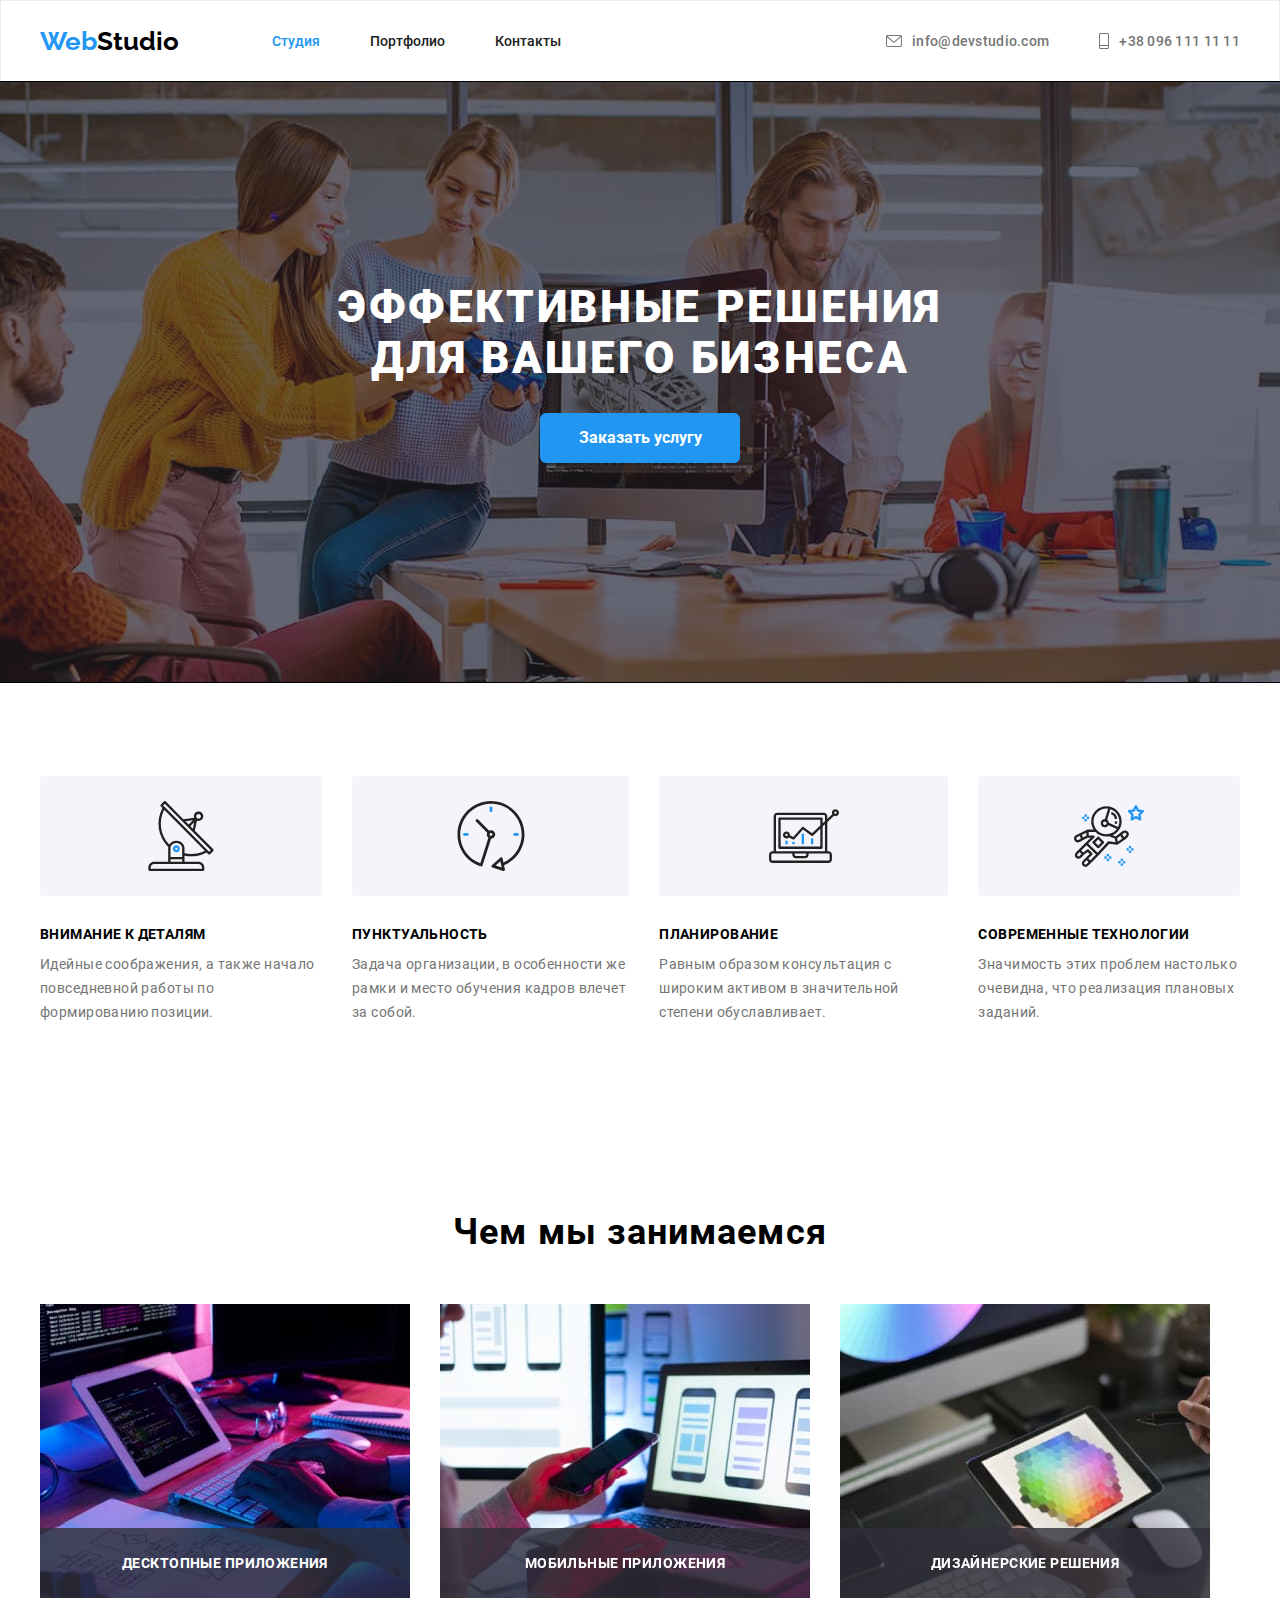
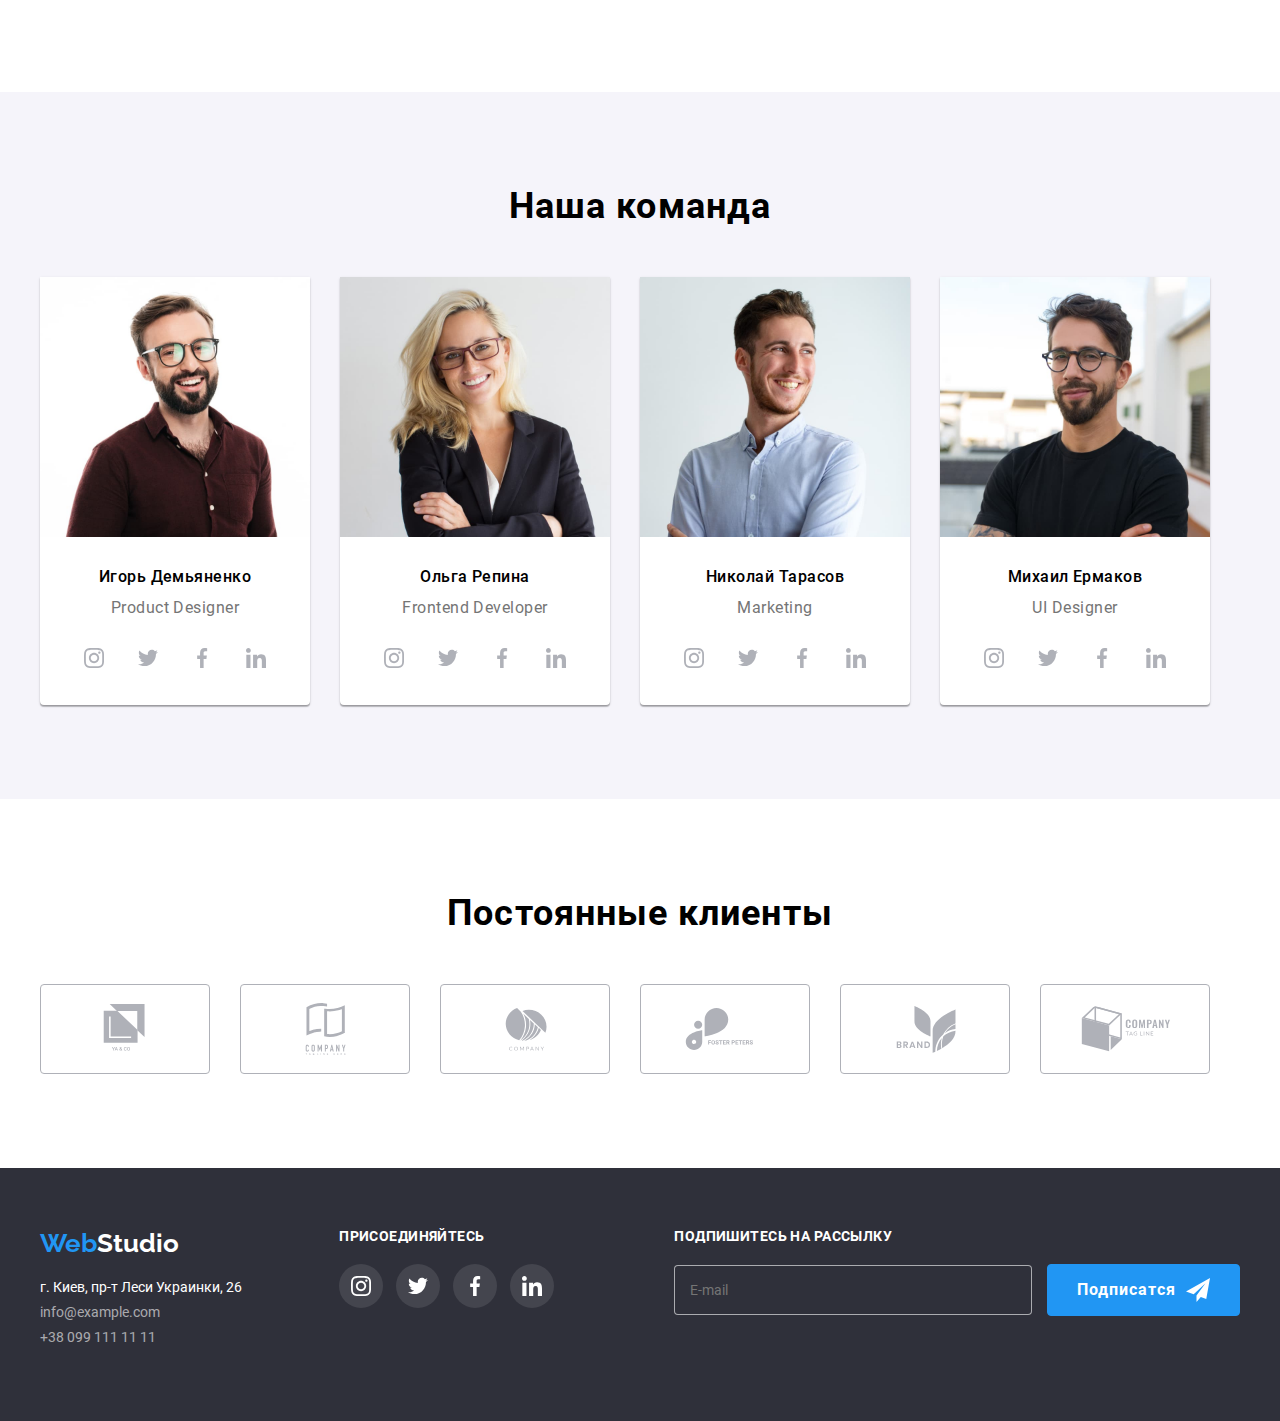
<file: index.html>
<!DOCTYPE html>
<html lang="ru">
<head>
  <meta charset="UTF-8">
  <meta name="viewport" content="width=device-width, initial-scale=1.0">
  <title>Lesson-6</title>
  <link rel="stylesheet" href="./css/main.min.css"/>
  <!-- <link href="https://fonts.googleapis.com/css2?family=Raleway:wght@700&family=Roboto:wght@400;500;700;900&display=swap"
    rel="stylesheet"> -->
  <link 
      rel="stylesheet" 
      href="https://cdnjs.cloudflare.com/ajax/libs/modern-normalize/1.0.0/modern-normalize.min.css"
      /> 
  <!--<link rel="stylesheet" href="./css/style.css"/>-->
  </head>
<body>
    <header class="page-header" >
        <nav class="container main-nav">
            <a  href="./index.html">
                <p class="logo"><span>Web</span>Studio</p>
            </a>
            <ul class="site-nav">
                <li class="item "><a href="./index.html" class="link-nav current">Студия</a></li>
                <li class="item"><a href="./portfolio.html" class="link-nav">Портфолио</a></li>
                <li class="item"><a href="#" class="link-nav">Контакты</a></li>
            </ul>
            <ul class="contacts-nav ">
                <li class="item ">
                    <a href="mailto:info@devstudio.com" class="link ">
                    <svg class="icon-envelope"  width="16" height="12">
                        <use href="./img/sprite.svg#icon-envelope-hover-1"></use>
                    </svg>
                    info@devstudio.com</a>
                </li>
               
                <li class="item">
                    <a href="tel:+380961111111" class="link">
                    <svg class="icon-envelope" width="10" height="16">
                        <use href="./img/sprite.svg#icon-Vector-1"></use>
                    </svg>
                    +38 096 111 11 11</a>
                </li>
            </ul>
        </nav>
    </header>    
    <main>
        <section class="hero">
            <div class="overlay">
                <h1 class="title" >Эффективные решения<br> для вашего бизнеса</h1>
                <button data-open-modal type="button" class="link" >Заказать услугу</button>
            </div>
            <div class="backdrop is-hidden"  data-backdrop>
                <div class="modal">
                   
                    <form class="form " js-speaker-form autocomplete="off">
                        <h1 class="form-text">Оставьте свои данные, мы вам перезвоним</h1>
                        <div class="form-field">
                            <label for="name" class="form-lable">Имя</label>
                            <input 
                              type="text" 
                              class="form-input" 
                              name="name" 
                              placeholder=" " autofocus />
                            <svg class="form-icon" width="15" height="15">
                                <use href="./img/modal.svg#icon-person-black-18dp-1-1"></use>
                            </svg>
                           
                        </div>
                       
                        <div class="form-field">
                            <label for="tel" class="form-lable">Телефон</label> 
                            <input
                             type="tel"
                             class="form-input"
                             name="tel"
                             placeholder=" "
                            />
                            <svg class="form-icon" width="15" height="15">
                                <use href="./img/modal.svg#icon-phone-black-18dp-1-1"></use>
                            </svg>
                            
                        </div>
                        <div class="form-field">
                            <label for="mail" class="form-lable">Почта</label>
                               <input type="mail" class="form-input" name="mail" placeholder=" " />
                                <svg class="form-icon" width="15" height="15">
                                  <use href="./img/modal.svg#icon-email-black-18dp-1-1"></use>
                                </svg>
                        </div>
                        <div class="form-field">
                            <label for="comment" class="form-lable">Комментарий</label>
                            <textarea
                             name="comment" 
                             rows="7" 
                             placeholder="Введите текст"></textarea>
                            
                        </div>
                        <div class="lable-list" >
                            <label class="label">
                                <input class="checkbox" type="checkbox" name="policy" id="policy" value="Соглашаюсь с рассылкой и принимаю"/>
                                <span class="icon"></span>
                                <span class="text-decor"> Соглашаюсь с рассылкой и принимаю
                                    <a class="agreement" href="https://google.com" target="_blank">Условия договора</a>
                                </span>
                            </label>
                        </div>
                        <button class="form-button" type="submit">Отправить</button>
                    </form>
                    <button data-close-modal class="button">&#10005</button>
                </div>
            </div>
            <script>
                (() => {
                    document
                      .querySelector('.js-speaker-form')
                      .addEventListener('submit', e =>{
                          e.preventDefault();

                          new FormData(e.currentTarget).forEach((value, name) =>
                            console.log(`${name}: ${value}`),
                          );
                        });
                })();
            </script>
            <script>
                const refs = {
                    openModalBtn: document.querySelector("[data-open-modal]"),
                    closeModalBtn: document.querySelector("[data-close-modal]"),
                    backdrop: document.querySelector("[data-backdrop]"),
                };

                    refs.openModalBtn.addEventListener("click", toggleModal);
                    refs.closeModalBtn.addEventListener("click", toggleModal);

                    refs.backdrop.addEventListener("click", logBackdropClick);

                    function toggleModal() {
                    refs.backdrop.classList.toggle("is-hidden");
                }
             
                    function logBackdropClick() {
                    console.log("Это клик в бекдроп");
                }
            </script>   
        </section>
        <section class="section">

            <div class="container">
                <ul class="site-advantage">
                    <li class="item">
                        <h3 class="title" >Внимание к деталям</h3>
                        <p class="section-text" >Идейные соображения, а также начало повседневной работы по формированию позиции.</p>
                    </li>
                    <li class="item">
                        <h3 class="title" >Пунктуальность</h3>
                        <p class="section-text"  >Задача организации, в особенности же рамки и место обучения кадров влечет за собой.</p>
                    </li>
                    <li class="item">
                        <h3 class="title" >Планирование</h3>
                        <p class="section-text"  >Равным образом консультация с широким активом в значительной степени обуславливает.</p>
                    </li>
                    <li class="item">
                        <h3 class="title" >Современные технологии</h3>
                        <p class="section-text"  >Значимость этих проблем настолько очевидна, что реализация плановых заданий.</p>
                    </li>
                </ul>
            </div>
        </section>
       
        <section class="section padding">    
            <div class="container">    
                <h2>Чем мы занимаемся</h2>
                <ul class="site-works">
                    <li class="item ">
                        <img src="img/desktop.jpg" width="370" height="294" alt="img1">
                        <p class="box">Десктопные приложения</p>
                    </li>
                    <li class="item ">
                        <img src="img/mobile.jpg" width="370" height="294" alt="img2">
                        <p class="box">Мобильные приложения</p>
                    </li>
                    <li class="item ">
                        <img src="img/designe.jpg" width="370" height="294" alt="img3">
                        <p class="box" >Дизайнерские решения</p>
                    </li>
                </ul>
            </div>
        </section>
       
        <section class="section no-padding">
            <div class="container ">
                <h2>Наша команда</h2>
                <ul class="command-selection">
                    <li class="item">
                        <div class="card-comand">
                            <img src="img/demianenko.jpg" alt="Игорь Демьяненко" width="270">
                            <div class="social-card">
                                <h3 class="name">Игорь Демьяненко</h3>
                                <p class="section-text">Product Designer</p>
                                <ul class="social-network">
                                    <li class="social">
                                        <a class="soc-media-link" href="">
                                        <svg class="soc-media-logo" width="44px" height="44px">
                                            <use href="./img/symbol-defs.svg#icon-instagram-2-1"></use>
                                        </svg></a>
                                    </li>
                                    <li class="social">
                                        <a class="soc-media-link" href="">
                                        <svg class="soc-media-logo" width="44px" height="44px">
                                            <use href="./img/symbol-defs.svg#icon-twitter-1-2-1"></use>
                                        </svg></a>
                                    </li>
                                    <li class="social">
                                        <a class="soc-media-link" href="">
                                        <svg class="soc-media-logo" width="44px" height="44px">
                                            <use href="./img/symbol-defs.svg#icon-facebook-1-1"></use>
                                        </svg></a>
                                    </li>
                                    <li class="social">
                                        <a class="soc-media-link" href="">
                                        <svg class="soc-media-logo" width="44px" height="44px">
                                            <use href="./img/symbol-defs.svg#icon-linkedin-1-1"></use>
                                        </svg></a>
                                    </li>  
                                </ul>
                            </div>
                        </div>
                    </li>
                    <li class="item">
                        <div class="card-comand">
                            <img src="img/repina.jpg" alt="Ольга Репина" width="270">
                            <div class="social-card">
                                <h3 class="name">Ольга Репина</h3>
                                <p class="section-text">Frontend Developer</p>
                                <ul class="social-network">
                                    <li class="social">
                                        <a class="soc-media-link" href="">
                                        <svg class="soc-media-logo" width="44px" height="44px">
                                            <use href="./img/symbol-defs.svg#icon-instagram-2-1"></use>
                                        </svg></a>
                                    </li>
                                    <li class="social">
                                        <a class="soc-media-link" href="">
                                        <svg class="soc-media-logo" width="44px" height="44px">
                                            <use href="./img/symbol-defs.svg#icon-twitter-1-2-1"></use>
                                        </svg></a>
                                    </li>
                                    <li class="social">
                                        <a class="soc-media-link" href="">
                                        <svg class="soc-media-logo" width="44px" height="44px">
                                            <use href="./img/symbol-defs.svg#icon-facebook-1-1"></use>
                                        </svg></a>
                                    </li>
                                    <li class="social">
                                        <a class="soc-media-link" href="">
                                        <svg class="soc-media-logo" width="44px" height="44px">
                                            <use href="./img/symbol-defs.svg#icon-linkedin-1-1"></use>
                                        </svg></a>
                                    </li>  
                                </ul>
                            </div>
                           
                        </div> 
                        
                    </li>
                    <li class="item">
                        <div class="card-comand">
                            <img src="img/tarasov.jpg" alt="Николай Тарасов" width="270">
                            <div class="social-card">
                                <h3 class="name">Николай Тарасов</h3>
                                <p class="section-text" >Marketing</p>
                                <ul class="social-network">
                                    <li class="social">
                                        <a class="soc-media-link" href="">
                                        <svg class="soc-media-logo" width="44px" height="44px">
                                            <use href="./img/symbol-defs.svg#icon-instagram-2-1"></use>
                                        </svg></a>
                                    </li>
                                    <li class="social">
                                        <a class="soc-media-link" href="">
                                        <svg class="soc-media-logo" width="44px" height="44px">
                                            <use href="./img/symbol-defs.svg#icon-twitter-1-2-1"></use>
                                        </svg></a>
                                    </li>
                                    <li class="social">
                                        <a class="soc-media-link" href="">
                                        <svg class="soc-media-logo" width="44px" height="44px">
                                            <use href="./img/symbol-defs.svg#icon-facebook-1-1"></use>
                                        </svg></a>
                                    </li>
                                    <li class="social">
                                        <a class="soc-media-link" href="">
                                        <svg class="soc-media-logo" width="44px" height="44px">
                                            <use href="./img/symbol-defs.svg#icon-linkedin-1-1"></use>
                                        </svg></a>
                                    </li>   
                                </ul>
                            </div>
                        </div>   
                    </li>
                    <li class="item">
                        <div class="card-comand">
                            <img src="img/ermakov.jpg" alt="Михаил Ермаков" width="270" >
                            <div class="social-card">
                                <h3 class="name">Михаил Ермаков</h3>
                                <p class="section-text">UI Designer</p>
                                <ul class="social-network">
                                    <li class="social">
                                        <a class="soc-media-link" href="">
                                        <svg class="soc-media-logo" width="44px" height="44px">
                                            <use href="./img/symbol-defs.svg#icon-instagram-2-1"></use>
                                        </svg></a>
                                    </li>
                                    <li class="social">
                                        <a class="soc-media-link" href="">
                                        <svg class="soc-media-logo" width="44px" height="44px">
                                            <use href="./img/symbol-defs.svg#icon-twitter-1-2-1"></use>
                                        </svg></a>
                                    </li>
                                    <li class="social">
                                        <a class="soc-media-link" href="">
                                        <svg class="soc-media-logo" width="44px" height="44px">
                                            <use href="./img/symbol-defs.svg#icon-facebook-1-1"></use>
                                        </svg></a>
                                    </li>
                                    <li class="social">
                                        <a class="soc-media-link" href="">
                                        <svg class="soc-media-logo" width="44px" height="44px">
                                            <use href="./img/symbol-defs.svg#icon-linkedin-1-1"></use>
                                        </svg></a>
                                    </li>  
                                </ul>
                            </div>
                        </div>
                    </li>
                </ul>
            </div>
        </section>
        <section class="section clients">
            <div class="container">
                <h2>Постоянные клиенты</h2>
                <ul class="client-list">
                    <li class="client-list-item">
                        <a class="client-link" href="">
                            <svg  class="client-logo" width="170" height="90">
                                <use href="./img/sprite.svg#icon-Client-1-1"></use>
                            </svg>
                        </a>
                    </li>
                    <li class="client-list-item">
                        <a class="client-link" href="">
                            <svg class="client-logo" width="170" height="90">
                                <use href="./img/sprite.svg#icon-Client-2-1"></use>
                            </svg>
                        </a>
                       
                    </li>
                    <li class="client-list-item">
                        <a class="client-link" href="">
                            <svg class="client-logo" width="170" height="90">
                                <use href="./img/sprite.svg#icon-Client-3-1"></use>
                            </svg>
                        </a>
                       
                    </li>
                    <li class="client-list-item">
                        <a class="client-link" href="">
                            <svg class="client-logo" width="170" height="90">
                                <use href="./img/sprite.svg#icon-Client-4-1"></use>
                            </svg>
                        </a>
                       
                    </li>
                    <li class="client-list-item">
                        <a class="client-link" href="">
                            <svg class="client-logo" width="170" height="90">
                                <use href="./img/sprite.svg#icon-Client-5-1"></use>
                            </svg>
                        </a>
                        
                    </li>
                    <li class="client-list-item">
                        <a class="client-link" href="">
                            <svg class="client-logo" width="170" height="90">
                                <use href="./img/sprite.svg#icon-Client-6-1"></use>
                            </svg>
                        </a>
                        
                    </li>                    
                </ul>
            </div>
        </section>
          
    </main> 
    <footer class="contacts-1">
        <div class="container main-contacts-1">
            <div class="contacts-list"> 
                <a href="./index.html">
                    <p class="logo-1"><span>Web</span>Studio</p>
                </a>
                <ul class="adress-1">
                    <li class="item-1"><p class="contacts-adress" >г. Киев, пр-т Леси Украинки, 26</p></li> 
                    <li class="item-1"><a href="mailto:info@devstudio.com" class="contacts-connection" >info@example.com</a></li>
                    <li class="item-1"><a href="tel:+380961111111" class="contacts-connection" >+38 099 111 11 11</a></li> 
                </ul>
            </div>    
            <div class="sotial-list" >
                <h3 class="sotial-title-1">присоединяйтесь</h3>
                <ul class="social-footer-1">
                    <li class="social-1">
                        <a class="footer-link" href="">
                        <svg class="footer-sotial" width="44px" height="44px">
                            <use href="./img/symbol-defs.svg#icon-instagram-2-1"></use>
                        </svg></a>
                    </li>
                    <li class="social-1">
                        <a class="footer-link" href="">
                        <svg class="footer-sotial" width="44px" height="44px">
                            <use href="./img/symbol-defs.svg#icon-twitter-1-2-1"></use>
                        </svg></a>
                    </li>
                    <li class="social-1">
                        <a class="footer-link" href="">
                        <svg class="footer-sotial" width="44px" height="44px">
                            <use href="./img/symbol-defs.svg#icon-facebook-1-1"></use>
                        </svg></a>
                    </li>
                    <li class="social-1">
                        <a class="footer-link" href="">
                        <svg class="footer-sotial" width="44px" height="44px">
                            <use href="./img/symbol-defs.svg#icon-linkedin-1-1"></use>
                        </svg></a>
                    </li>  
                </ul>
            </div>
            <div>
                <h3 class="sotial-title-1">Подпишитесь на рассылку</h3>
                <label for="mail"></label>
                <input class="footer-field" type="email" name="mail" id="mail" placeholder="E-mail">
                <button class="footer-button" type="submit">Подписатся</button>
                
            </div> 
        </div>
    </footer>
    
</body> 
</html>
</file>
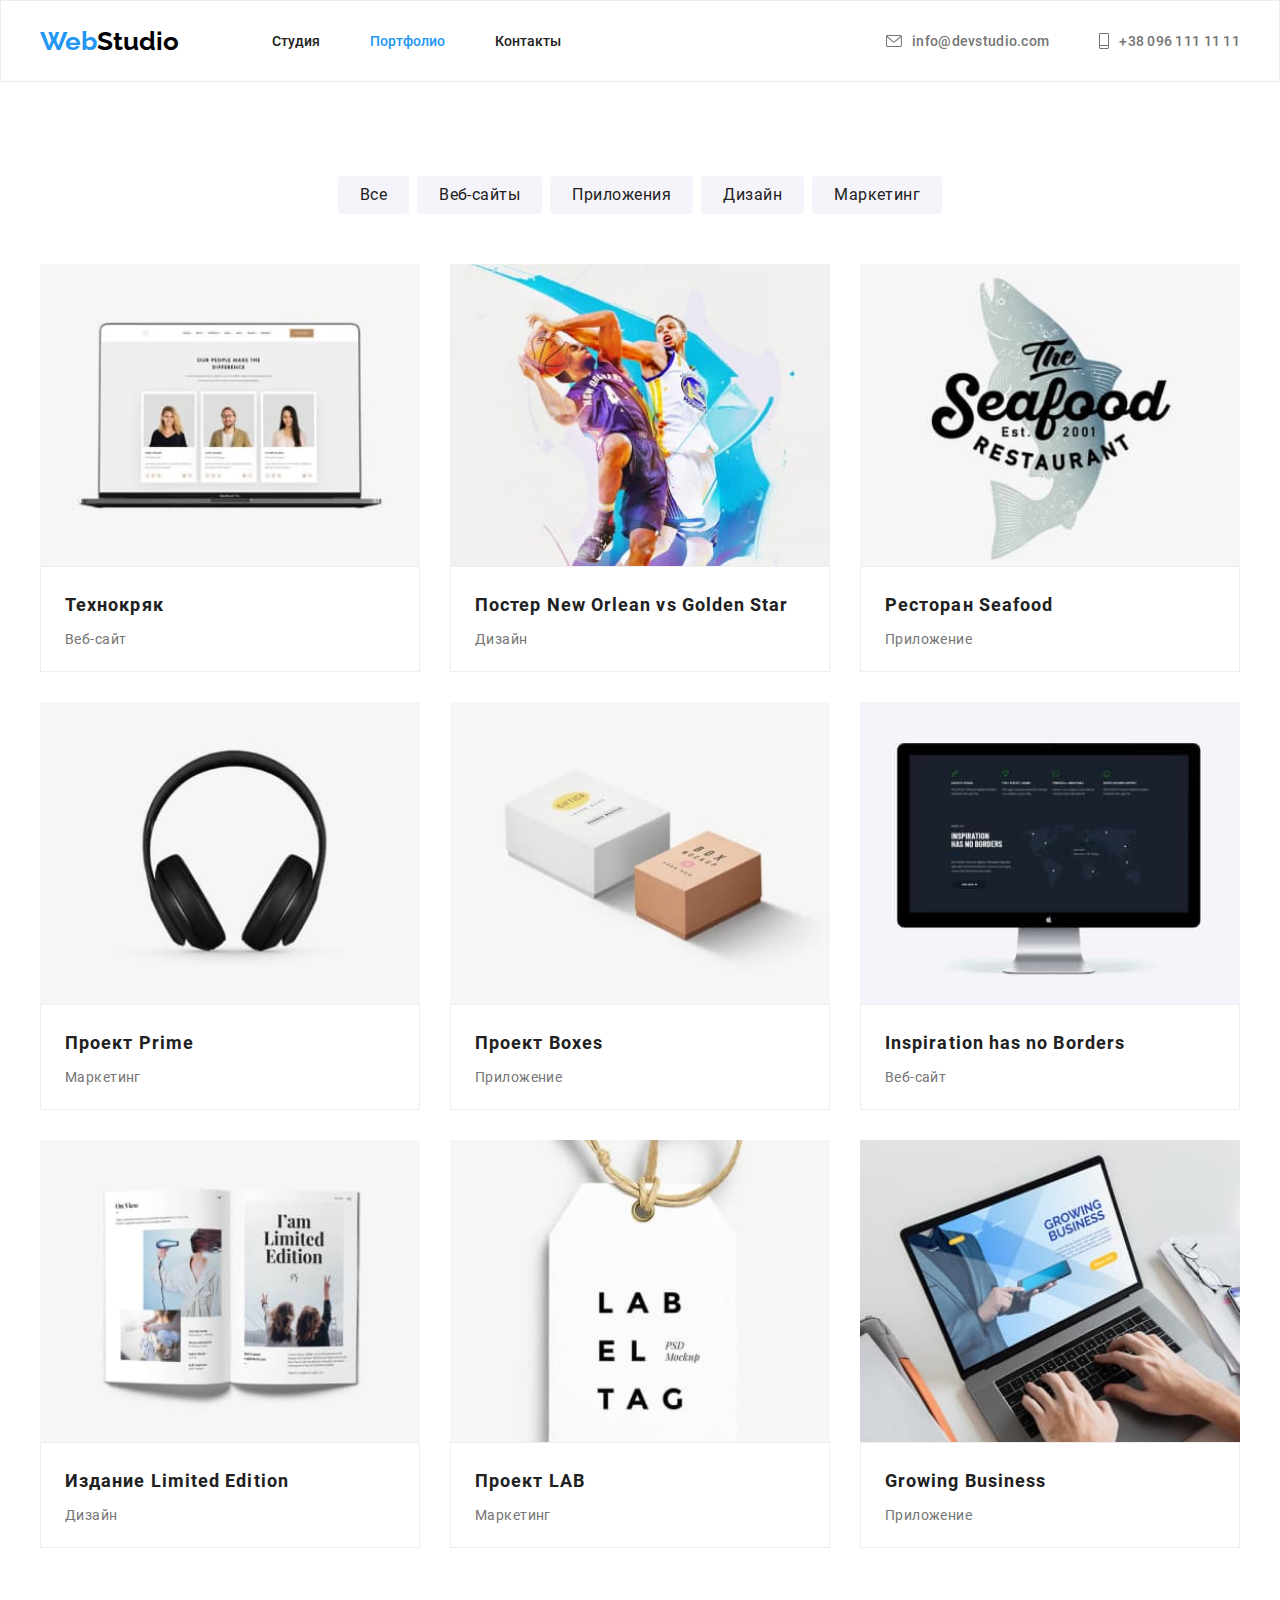
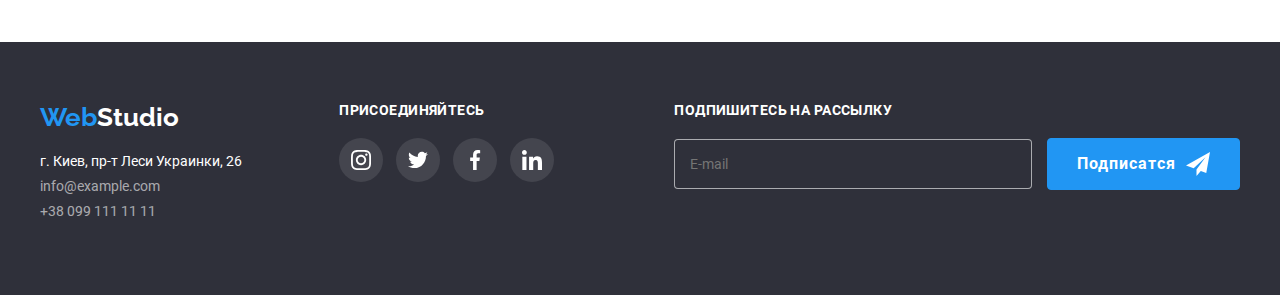
<file: portfolio.html>
<!DOCTYPE html>
<html lang="en">
<head>
    <meta charset="UTF-8">
    <meta name="viewport" content="width=device-width, initial-scale=1.0">
    <title>Portfolio</title>
    <link rel="stylesheet" href="./css/main.min.css"/>
    <!-- <link href="https://fonts.googleapis.com/css2?family=Raleway:wght@700&family=Roboto:wght@400;500;700;900&display=swap" rel="stylesheet"> -->
    <link rel="stylesheet" href="https://cdnjs.cloudflare.com/ajax/libs/modern-normalize/1.0.0/modern-normalize.min.css"> 
    <!-- <link rel="stylesheet" href="./css/style.css"> -->
</head>
<body>
    <header  class="page-header">

        <nav class="container main-nav">
            <a href="./index.html">
                <p class="logo"><span>Web</span>Studio</p>
            </a>
            <ul class="site-nav">
                <li class="item "><a href="./index.html" class="link-nav ">Студия</a></li>
                <li class="item"><a href="./portfolio.html" class="link-nav current">Портфолио</a></li>
                <li class="item"><a href="#" class="link-nav">Контакты</a></li>
            </ul>
            <ul class="contacts-nav ">
                <li class="item "><a href="mailto:info@devstudio.com" class="link ">
                    <svg class="icon-envelope"  width="16" height="12">
                        <use href="./img/sprite.svg#icon-envelope-hover-1"></use>
                    </svg>
                    info@devstudio.com</a>
                </li>
               
                <li class="item"><a href="tel:+380961111111" class="link">
                    <svg class="icon-envelope" width="10" height="16">
                        <use href="./img/sprite.svg#icon-Vector-1"></use>
                    </svg>
                    +38 096 111 11 11</a>
                </li>
            </ul>
        </nav>
       
    </header>    
    <main>
        
        <section class="filter">
            <div class="container">
                <ul class="site-menu">
                    <li class="item"><button type="button" class="passive-list">Все</button></li> 
                    <li class="item"><button type="button" class="passive-list" >Веб-сайты</button>
                    <li class="item"><button type="button"class="passive-list">Приложения</button></li>
                    <li class="item"><button type="button"class="passive-list">Дизайн</button></li>
                    <li class="item"><button type="button"class="passive-list">Маркетинг</button></li> 
                </ul>
                <ul class="project-list">
               
                    <li class="item">
                        <a href="">
                            <div class=" overlay">
                                <img src="img/tehnokriak.jpg" alt="Технокряк" width="370" height="294">
                                <p class="actions">Технокряк это современная площадка распространения коронавируса. Компании используют эту платформу для цифрового шпионажа и атак на защищённые сервера конкурентов.</p>
                            </div> 
                            <div class="card-contant">
                                <h2 class="heading">Технокряк</h2>
                                <p class="section-text">Веб-сайт</p>
                            </div>
                        </a>
                    </li>
                
                    <li class="item">
                        <a href="">
                            <div class="overlay">
                                <img src="img/nevorlean.jpg" alt="Постер New Orlean vs Golden Star" width="370" height="294">
                                <p class="actions">Технокряк это современная площадка распространения коронавируса. Компании используют эту платформу для цифрового шпионажа и атак на защищённые сервера конкурентов.</p>
                            </div> 
                            <div class="card-contant">
                                <h2 class="heading">Постер New Orlean vs Golden Star</h2>
                                <p class="section-text">Дизайн</p>  
                            </div>
                        </a>
                       
                    </li>
                    <li class="item" >
                        <a href="">
                            <div class=" overlay">
                                <img src="img/seafood.jpg" alt="Ресторан Seafood" width="370" height="294">
                                <p class="actions">Технокряк это современная площадка распространения коронавируса. Компании используют эту платформу для цифрового шпионажа и атак на защищённые сервера конкурентов.</p>
                            </div>
                            <div class="card-contant">
                                <h2 class="heading">Ресторан Seafood</h2>
                                <p class="section-text">Приложение</p>
                            </div>
                        </a>
                        
                    </li>
                    <li class="item">
                        <a href="">
                            <div class=" overlay">
                                <img src="img/prime.jpg" alt="Проект Prime">
                                <p class="actions">Технокряк это современная площадка распространения коронавируса. Компании используют эту платформу для цифрового шпионажа и атак на защищённые сервера конкурентов.</p>
                            </div>     
                            <div class="card-contant">
                                <h2 class="heading">Проект Prime</h2>
                                <p class="section-text">Маркетинг</p>
                            </div>
                        </a>
                        
                    </li>
                    <li class="item">
                        <a href="">
                            <div class=" overlay">
                                <img src="img/boxes.jpg" alt="Проект Boxes">
                                <p class="actions">Технокряк это современная площадка распространения коронавируса. Компании используют эту платформу для цифрового шпионажа и атак на защищённые сервера конкурентов.</p>
                            </div> 
                            <div class="card-contant">
                                <h2 class="heading">Проект Boxes</h2>
                                <p class="section-text">Приложение</p>
                            </div>
                        </a>
                       
                    </li>
                    <li class="item">
                        <a href="">
                            <div class=" overlay">
                                <img src="img/inspiration.jpg" alt="Inspiration has no Borders">
                                <p class="actions">Технокряк это современная площадка распространения коронавируса. Компании используют эту платформу для цифрового шпионажа и атак на защищённые сервера конкурентов.</p>
                            </div>
                            <div class="card-contant">
                                <h2 class="heading">Inspiration has no Borders</h2>
                                <p class="section-text">Веб-сайт</p>
                            </div>
                        </a>
                       
                    </li>
                    <li class="item">
                        <a href="">
                            <div class=" overlay">
                                <img src="img/limitededition.jpg" alt="Издание Limited Edition">
                                <p class="actions">Технокряк это современная площадка распространения коронавируса. Компании используют эту платформу для цифрового шпионажа и атак на защищённые сервера конкурентов.</p>
                            </div> 
                            <div class="card-contant">
                                <h2 class="heading">Издание Limited Edition</h2>
                                <p class="section-text">Дизайн</p>
                            </div>
                        </a>
                       
                    </li>
                    <li class="item">
                        <a href="">
                            <div class=" overlay">
                                <img src="img/labeltag.jpg" alt="Проект LAB">
                                <p class="actions">Технокряк это современная площадка распространения коронавируса. Компании используют эту платформу для цифрового шпионажа и атак на защищённые сервера конкурентов.</p>
                            </div> 
                            <div class="card-contant">
                                <h2 class="heading">Проект LAB</h2>
                                <p class="section-text">Маркетинг</p>
                            </div>
                        </a>
                       
                    </li>
                    <li class="item" >
                        <a href="">
                            <div class=" overlay">
                                <img src="img/growing.jpg" alt="Growing Business">
                                <p class="actions">Технокряк это современная площадка распространения коронавируса. Компании используют эту платформу для цифрового шпионажа и атак на защищённые сервера конкурентов.</p>
                            </div> 
                            <div class="card-contant">
                                <h2 class="heading">Growing Business</h2>
                                <p class="section-text">Приложение</p>
                            </div>
                        </a>
                       
                    </li>
                </ul>
            </div>
               
        </section>
    
       
    </main>
    <footer class="contacts-1">
        
        <div class="container main-contacts-1">
            <div class="contacts-list"> 
                <a href="./index.html">
                    <p class="logo-1"><span>Web</span>Studio</p>
                </a>
                <ul class="adress-1">
                    <li class="item-1"><p class="contacts-adress" >г. Киев, пр-т Леси Украинки, 26</p></li> 
                    <li class="item-1"><a href="mailto:info@devstudio.com" class="contacts-connection" >info@example.com</a></li>
                    <li class="item"-1><a href="tel:+380961111111" class="contacts-connection" >+38 099 111 11 11</a></li> 
                </ul>
            </div>

            <div class="sotial-list" >
                <h3 class="sotial-title-1">присоединяйтесь</h3>
                <ul class="social-footer-1">
                    <li class="social-1">
                        <a class="footer-link" href="">
                            <svg class="footer-sotial" width="44px" height="44px">
                                <use href="./img/symbol-defs.svg#icon-instagram-2-1"></use>
                            </svg>
                        </a>
                    </li>
                    <li class="social-1">
                        <a class="footer-link" href="">
                            <svg class="footer-sotial" width="44px" height="44px">
                                <use href="./img/symbol-defs.svg#icon-twitter-1-2-1"></use>
                            </svg>
                        </a>
                    </li>
                    <li class="social-1">
                        <a class="footer-link"href="">
                            <svg class="footer-sotial" width="44px" height="44px">
                                <use href="./img/symbol-defs.svg#icon-facebook-1-1"></use>
                            </svg>
                        </a>
                    </li>
                    <li class="social-1">
                        <a class="footer-link"href="">
                            <svg class="footer-sotial" width="44px" height="44px">
                                <use href="./img/symbol-defs.svg#icon-linkedin-1-1"></use>
                            </svg>
                        </a>
                    </li>  
                </ul>
            </div>
            <div>
                <h3 class="sotial-title-1">Подпишитесь на рассылку</h3>
                <label for="mail"></label>
                <input class="footer-field" type="email" name="mail" id="mail" placeholder="E-mail">
                <button class="footer-button" type="submit">Подписатся</button>
            </div>
        </div>
    </div>
   
</footer>
</body>
</html>
</file>
<file: css/main.min.css>
body{background-color:var(--background-color);color:var(--primari-text-color);font-family:Roboto,sans-serif}h1,h2,h3,h4,h5,h6{font-family:Comfortaa}img{display:block;max-width:100%;height:auto}ul{list-style:none}html{-webkit-box-sizing:border-box;box-sizing:border-box}*,*::before,*::after{-webkit-box-sizing:inherit;box-sizing:inherit}*{margin:0;padding:0}a{text-decoration:none;color:inherit}.name{margin-bottom:10px;font-family:Roboto;font-style:normal;font-weight:500;font-size:16px;line-height:19px;letter-spacing:.03em}.section{padding-top:94px;padding-bottom:94px;background-color:#fff}.container{padding-left:15px;padding-right:15px;margin-left:auto;margin-right:auto;width:1230px}/*! modern-normalize v1.0.0 | MIT License | https://github.com/sindresorhus/modern-normalize */*,*::before,*::after{-webkit-box-sizing:border-box;box-sizing:border-box;padding:0;margin:0}ul{list-style:none;list-style-type:none;margin:0;padding:0}a{text-decoration:none;color:inherit}img{display:block;min-width:100%;height:auto}:root{-moz-tab-size:4;-o-tab-size:4;tab-size:4}html{line-height:1.15;-webkit-text-size-adjust:100%}body{margin:0;padding:0}body{font-family:system-ui,-apple-system,"Segoe UI",Roboto,Helvetica,Arial,sans-serif,"Apple Color Emoji","Segoe UI Emoji"}hr{height:0;color:inherit}abbr[title]{-webkit-text-decoration:underline dotted;text-decoration:underline dotted}b,strong{font-weight:bolder}code,kbd,samp,pre{font-family:ui-monospace,SFMono-Regular,Consolas,"Liberation Mono",Menlo,monospace;font-size:1em}small{font-size:80%}sub,sup{font-size:75%;line-height:0;position:relative;vertical-align:baseline}sub{bottom:-0.25em}sup{top:-0.5em}table{text-indent:0;border-color:inherit}button,input,optgroup,select,textarea{font-family:inherit;font-size:100%;line-height:1.15;margin:0}address{font-style:normal}button,select{text-transform:none}button,[type=button],[type=reset],[type=submit]{-webkit-appearance:button}::-moz-focus-inner{border-style:none;padding:0}:-moz-focusring{outline:1px dotted ButtonText}:-moz-ui-invalid{box-shadow:none}legend{padding:0}progress{vertical-align:baseline}::-webkit-inner-spin-button,::-webkit-outer-spin-button{height:auto}[type=search]{-webkit-appearance:textfield;outline-offset:-2px}::-webkit-search-decoration{-webkit-appearance:none}::-webkit-file-upload-button{-webkit-appearance:button;font:inherit}summary{display:list-item}@font-face{font-family:"Raleway";font-style:normal;font-weight:700;src:url("../fonts/raleway-v18-latin_cyrillic-700.eot");src:local(""),url("../fonts/raleway-v18-latin_cyrillic-700.eot?#iefix") format("embedded-opentype"),url("../fonts/raleway-v18-latin_cyrillic-700.woff2") format("woff2"),url("../fonts/raleway-v18-latin_cyrillic-700.woff") format("woff"),url("../fonts/raleway-v18-latin_cyrillic-700.ttf") format("truetype"),url("../fonts/raleway-v18-latin_cyrillic-700.svg#Raleway") format("svg")}@font-face{font-family:"Roboto";font-style:normal;font-weight:400;src:url("../fonts/roboto-v20-latin_cyrillic-regular.eot");src:local(""),url("../fonts/roboto-v20-latin_cyrillic-regular.eot?#iefix") format("embedded-opentype"),url("../fonts/roboto-v20-latin_cyrillic-regular.woff2") format("woff2"),url("../fonts/roboto-v20-latin_cyrillic-regular.woff") format("woff"),url("../fonts/roboto-v20-latin_cyrillic-regular.ttf") format("truetype"),url("../fonts/roboto-v20-latin_cyrillic-regular.svg#Roboto") format("svg")}@font-face{font-family:"Roboto";font-style:normal;font-weight:500;src:url("../fonts/roboto-v20-latin_cyrillic-500.eot");src:local(""),url("../fonts/roboto-v20-latin_cyrillic-500.eot?#iefix") format("embedded-opentype"),url("../fonts/roboto-v20-latin_cyrillic-500.woff2") format("woff2"),url("../fonts/roboto-v20-latin_cyrillic-500.woff") format("woff"),url("../fonts/roboto-v20-latin_cyrillic-500.ttf") format("truetype"),url("../fonts/roboto-v20-latin_cyrillic-500.svg#Roboto") format("svg")}@font-face{font-family:"Roboto";font-style:normal;font-weight:700;src:url("../fonts/roboto-v20-latin_cyrillic-700.eot");src:local(""),url("../fonts/roboto-v20-latin_cyrillic-700.eot?#iefix") format("embedded-opentype"),url("../fonts/roboto-v20-latin_cyrillic-700.woff2") format("woff2"),url("../fonts/roboto-v20-latin_cyrillic-700.woff") format("woff"),url("../fonts/roboto-v20-latin_cyrillic-700.ttf") format("truetype"),url("../fonts/roboto-v20-latin_cyrillic-700.svg#Roboto") format("svg")}@font-face{font-family:"Roboto";font-style:normal;font-weight:900;src:url("../fonts/roboto-v20-latin_cyrillic-900.eot");src:local(""),url("../fonts/roboto-v20-latin_cyrillic-900.eot?#iefix") format("embedded-opentype"),url("../fonts/roboto-v20-latin_cyrillic-900.woff2") format("woff2"),url("../fonts/roboto-v20-latin_cyrillic-900.woff") format("woff"),url("../fonts/roboto-v20-latin_cyrillic-900.ttf") format("truetype"),url("../fonts/roboto-v20-latin_cyrillic-900.svg#Roboto") format("svg")}.clients{padding-top:94px;padding-bottom:94px}.client-list{display:-webkit-box;display:-ms-flexbox;display:flex}.client-list-item{width:170px;height:90px;border:1px solid #afb1b8;border-radius:4px;-webkit-transition-property:fill,border;transition-property:fill,border;-webkit-transition-duration:250ms;transition-duration:250ms;-webkit-transition-timing-function:cubic-bezier(0.4, 0, 0.2, 1);transition-timing-function:cubic-bezier(0.4, 0, 0.2, 1)}.client-list-item{width:calc((100%-150px) / 6);margin-right:30px}.client-list-item:nth-child(6n){margin-right:0}.client-link{display:-webkit-box;display:-ms-flexbox;display:flex;width:100%;height:100%;-webkit-box-pack:center;-ms-flex-pack:center;justify-content:center;-webkit-box-align:center;-ms-flex-align:center;align-items:center;-webkit-transition-property:color,border;transition-property:color,border;-webkit-transition-duration:250ms;transition-duration:250ms;-webkit-transition-timing-function:cubic-bezier(0.4, 0, 0.2, 1);transition-timing-function:cubic-bezier(0.4, 0, 0.2, 1)}.client-logo{fill:#afb1b8}.client-list-item:hover{border-color:#2196f3}.client-list-item:hover .client-logo{fill:#2196f3;-webkit-transition-property:fill,border;transition-property:fill,border;-webkit-transition-duration:250ms;transition-duration:250ms;-webkit-transition-timing-function:cubic-bezier(0.4, 0, 0.2, 1);transition-timing-function:cubic-bezier(0.4, 0, 0.2, 1)}.client-link:focus{border-color:#2196f3}.client-link:focus .client-logo{fill:#2196f3;-webkit-transition-property:fill,border;transition-property:fill,border;-webkit-transition-duration:250ms;transition-duration:250ms;-webkit-transition-timing-function:cubic-bezier(0.4, 0, 0.2, 1);transition-timing-function:cubic-bezier(0.4, 0, 0.2, 1)}.logo-1{color:#fff;font-family:"Raleway",sans-serif;font-weight:700;font-size:26px;line-height:1.19}.logo-1 span{color:#2196f3}.contacts-1{padding-top:60px;padding-bottom:60px;font-family:"Roboto";font-weight:400px;font-size:14px;line-height:1,71;background-color:#2f303a}.main-contacts-1{display:-webkit-box;display:-ms-flexbox;display:flex;-webkit-box-pack:justify;-ms-flex-pack:justify;justify-content:space-between}.contacts-list{margin-right:70px}.sotial-title-1{font-family:"Roboto";font-style:normal;font-weight:bold;font-size:14px;line-height:16px;letter-spacing:.03em;text-transform:uppercase;color:#fff;margin-bottom:20px}.sotial-list{margin-right:93px}.contacts-1 .contacts-adress{color:#fff;font-family:"Roboto";font-weight:400px;font-size:14px;line-height:1,71}.contacts-1 .contacts-connection{color:rgba(255,255,255,.6);font-family:"Roboto";font-weight:400px;font-size:14px;line-height:1,71}.adress-1{margin-top:20px;margin-right:auto}.adress-1 .item-1:not(:last-child){margin-bottom:9px}.social-footer-1 .social-1{display:inline-block;height:44px;width:44px}.social-footer-1 .social-1{margin-right:10px;padding-bottom:97px}.social-footer-1 .social-1:last-child{margin-right:0}.footer-link{display:-webkit-box;display:-ms-flexbox;display:flex;background:rgba(255,255,255,.1);width:44px;height:44px;-webkit-box-pack:center;-ms-flex-pack:center;justify-content:center;-webkit-box-align:center;-ms-flex-align:center;align-items:center;border-radius:50%;-webkit-transition-property:color,background-color;transition-property:color,background-color;-webkit-transition-duration:250ms;transition-duration:250ms;-webkit-transition-timing-function:cubic-bezier(0.4, 0, 0.2, 1);transition-timing-function:cubic-bezier(0.4, 0, 0.2, 1)}.footer-sotial{display:block;width:20px;height:20px;fill:#fff}.footer-link:hover,.footer-link:focus{background-color:#2196f3}.footer-link:hover .footer-sotial,.footer-link:focus .footer-sotial{fill:#fff}.footer-field{height:50px;width:358px;margin:0;margin-right:12px;padding:16px 15px;background-color:#2f303a;border:1px solid rgba(255,255,255,.6);-webkit-box-sizing:border-box;box-sizing:border-box;border-radius:4px}.footer-field textarea::-webkit-input-placeholder{font-family:"Roboto";font-style:normal;font-weight:normal;font-size:16px;line-height:20px;display:-webkit-box;display:flex;-webkit-box-align:center;align-items:center;letter-spacing:.03em;color:rgba(255,255,255,.6)}.footer-field textarea::-moz-placeholder{font-family:"Roboto";font-style:normal;font-weight:normal;font-size:16px;line-height:20px;display:flex;align-items:center;letter-spacing:.03em;color:rgba(255,255,255,.6)}.footer-field textarea:-ms-input-placeholder{font-family:"Roboto";font-style:normal;font-weight:normal;font-size:16px;line-height:20px;display:-ms-flexbox;display:flex;-ms-flex-align:center;align-items:center;letter-spacing:.03em;color:rgba(255,255,255,.6)}.footer-field textarea::-ms-input-placeholder{font-family:"Roboto";font-style:normal;font-weight:normal;font-size:16px;line-height:20px;display:-ms-flexbox;display:flex;-ms-flex-align:center;align-items:center;letter-spacing:.03em;color:rgba(255,255,255,.6)}.footer-field textarea::placeholder{font-family:"Roboto";font-style:normal;font-weight:normal;font-size:16px;line-height:20px;display:-webkit-box;display:-ms-flexbox;display:flex;-webkit-box-align:center;-ms-flex-align:center;align-items:center;letter-spacing:.03em;color:rgba(255,255,255,.6)}.footer-button{display:-webkit-inline-box;display:-ms-inline-flexbox;display:inline-flex;-webkit-box-align:center;-ms-flex-align:center;align-items:center;padding-top:10px;padding-right:29px;padding-bottom:10px;padding-left:29px;background:#2196f3;border:1px solid #2196f3;border-radius:4px;color:#fff;font-family:"Roboto";font-style:normal;font-weight:bold;font-size:16px;line-height:30px;letter-spacing:.06em;text-decoration:none;cursor:pointer}.footer-button::after{content:"";width:24px;height:24px;margin-left:10px;background-image:url(../img/icons/icon-send.svg)}.filter{padding-top:94px;padding-bottom:94px}.project-list{display:-webkit-box;display:-ms-flexbox;display:flex;-ms-flex-wrap:wrap;flex-wrap:wrap;-webkit-box-sizing:border-box;box-sizing:border-box;margin:0;padding:0;-webkit-padding-start:0;padding-inline-start:0}.project-list .item{display:block;width:calc((100% - 60px) / 3);margin-right:30px;margin-bottom:30px;-webkit-box-sizing:border-box;box-sizing:border-box}.project-list .item:nth-child(3n){margin-right:0px}.project-list .item:nth-last-child(-n+3){margin-bottom:0px}.project-list a{display:block;min-width:100%;background-color:#fff;-webkit-transition-property:-webkit-box-shadow;transition-property:-webkit-box-shadow;transition-property:box-shadow;transition-property:box-shadow, -webkit-box-shadow;-webkit-transition-duration:250ms;transition-duration:250ms;-webkit-transition-timing-function:cubic-bezier(0.4, 0, 0.2, 1);transition-timing-function:cubic-bezier(0.4, 0, 0.2, 1)}.project-list a:hover,.project-list a:focus{-webkit-box-shadow:0px 1px 1px rgba(0,0,0,.12),0px 4px 4px rgba(0,0,0,.06),1px 4px 6px rgba(0,0,0,.16);box-shadow:0px 1px 1px rgba(0,0,0,.12),0px 4px 4px rgba(0,0,0,.06),1px 4px 6px rgba(0,0,0,.16)}.overlay{position:relative;overflow:hidden}.actions{display:block;position:absolute;width:100%;height:100%;opacity:0;bottom:0;left:0;-webkit-transform:translateY(100%);transform:translateY(100%);padding-top:63px;padding-right:24px;padding-bottom:63px;padding-left:24px;font-family:"Roboto";font-weight:400;font-size:18px;line-height:28px;letter-spacing:.03em;color:#fff;background-color:rgba(33,150,243,.9);-webkit-transition-property:opacity,-webkit-transform;transition-property:opacity,-webkit-transform;transition-property:opacity,transform;transition-property:opacity,transform,-webkit-transform;-webkit-transition-duration:250ms;transition-duration:250ms;-webkit-transition-timing-function:cubic-bezier(0.4, 0, 0.2, 1);transition-timing-function:cubic-bezier(0.4, 0, 0.2, 1)}.project-list a:hover p,.project-list a:focus p{opacity:1;-webkit-transform:translateY(0);transform:translateY(0)}.card-contant{display:block;padding-top:20px;padding-right:24px;padding-bottom:20px;padding-left:24px;background-color:#fff;border-right:1px solid #eee;border-bottom:1px solid #eee;border-left:1px solid #eee}.heading{margin:0;font-family:"Roboto";font-weight:700;font-size:18px;line-height:2;letter-spacing:.06em;text-transform:none}.section-text{margin-top:4px;margin-right:0;margin-bottom:0;margin-left:0;font-family:"Roboto";font-size:16px;line-height:1.87;letter-spacing:.03em}.site-menu{display:-webkit-box;display:-ms-flexbox;display:flex;-webkit-box-pack:center;-ms-flex-pack:center;justify-content:center;padding-bottom:50px}.site-menu .item+.item{margin-left:8px}.passive-list{display:block;background-color:#f5f4fa;color:#212121;font-family:"Roboto";font-weight:400;font-size:16px;line-height:26px;text-align:center;letter-spacing:.03em;padding:6px 22px;border:#f5f4fa;border-radius:4px;-webkit-transition-property:color,#fff;transition-property:color,#fff;-webkit-transition-duration:250ms;transition-duration:250ms;-webkit-transition-timing-function:cubic-bezier(0.4, 0, 0.2, 1);transition-timing-function:cubic-bezier(0.4, 0, 0.2, 1)}.passive-list:hover,.passive-list:focus{background-color:#2196f3;color:#fff;-webkit-box-shadow:0px 3px 1px rgba(0,0,0,.1),0px 1px 2px rgba(0,0,0,.08),0px 2px 2px rgba(0,0,0,.12);box-shadow:0px 3px 1px rgba(0,0,0,.1),0px 1px 2px rgba(0,0,0,.08),0px 2px 2px rgba(0,0,0,.12)}.card-contant{background:#fff;border:1px solid #eee;-webkit-box-sizing:border-box;box-sizing:border-box;padding:20px 24px;border-bottom-right-radius:0;border-bottom-left-radius:0}.heading{margin-bottom:4px;color:#212121;font-family:"Roboto";font-style:normal;font-weight:bold;font-size:18px;line-height:36px;letter-spacing:.06em}.hero{background-color:#757575;text-align:center;padding-top:200px;max-width:1600px;height:600px;margin-left:auto;margin-right:auto;outline:1px solid #000;background-image:-webkit-gradient(linear, left top, right top, from(rgba(47, 48, 58, 0.4)), to(rgba(47, 48, 58, 0.4))),url("../img/hero.jpg");background-image:linear-gradient(to right, rgba(47, 48, 58, 0.4), rgba(47, 48, 58, 0.4)),url("../img/hero.jpg");background-repeat:no-repeat;background-position:center;background-size:cover}.hero .title{margin-top:0;padding-bottom:30px;color:#fff;font-family:"Roboto";font-style:normal;font-weight:900;font-size:44px;line-height:1,36px;letter-spacing:.06em;text-transform:uppercase}.hero .link{display:inline-block;border-radius:6px;padding:10px 32px;min-width:200px;min-height:50px;color:#fff;background-color:#2196f3;border:#2196f3;font-family:"Roboto";font-weight:700;font-size:16px;line-height:1,87px;text-align:center}.hero .link:hover,.hero .link:focus{background-color:#2196f3}.backdrop{position:fixed;top:0;left:0;width:100%;height:100%;background-color:rgba(0,0,0,.2);opacity:1;-webkit-transition:opacity 250ms cubic-bezier(0.4, 0, 0.2, 1);transition:opacity 250ms cubic-bezier(0.4, 0, 0.2, 1)}.backdrop.is-hidden{opacity:0;pointer-events:none;visibility:visible}.backdrop.is-hidden.modal{-webkit-transform:translate(-50%, -50%) scale(1.1);transform:translate(-50%, -50%) scale(1.1)}.modal{position:absolute;top:50%;left:50%;height:581px;width:528px;padding:0;background-color:#fff;border-radius:4px;-webkit-transform:translate(-50%, -50%) scale(1);transform:translate(-50%, -50%) scale(1);-webkit-transition:-webkit-transform 250ms cubic-bezier(0.4, 0, 0.2, 1);transition:-webkit-transform 250ms cubic-bezier(0.4, 0, 0.2, 1);transition:transform 250ms cubic-bezier(0.4, 0, 0.2, 1);transition:transform 250ms cubic-bezier(0.4, 0, 0.2, 1), -webkit-transform 250ms cubic-bezier(0.4, 0, 0.2, 1)}.button{position:absolute;right:8px;top:8px;height:30px;width:30px;border:1px solid rgba(0,0,0,.1);border-radius:50%;background-color:#fff}.button:focus{color:#2196f3}.checkbox{-webkit-appearance:none;-moz-appearance:none;appearance:none;position:absolute}.label{display:-webkit-box;display:-ms-flexbox;display:flex;-webkit-box-align:center;-ms-flex-align:center;align-items:center}.lable-list{margin-bottom:30px}.text-decor{font-family:"Roboto";font-style:normal;font-weight:normal;font-size:14px;line-height:24px;letter-spacing:.03em;color:#757575}.icon{display:inline-block;width:15px;height:15px;margin-right:7px;border:2px solid #000;border-radius:4px}.checkbox:checked+.icon{border-color:#188ce8;background-color:#188ce8;background-image:url(../img/icons/icon-check.svg);background-size:contain;background-origin:border-box}.agreement{color:#188ce8;text-decoration:underline}.agreement :hover{text-decoration:underline;color:#188ce8}.section.no-padding{padding-top:94px;padding-bottom:94px;background-color:#f5f4fa}.section-text{font-family:"Roboto";font-weight:400;font-size:14px;line-height:24px;letter-spacing:.03em;color:#757575}.section h2{padding-bottom:50px;font-family:"Roboto";font-style:normal;font-weight:700px;font-size:36px;line-height:1,5px;text-align:center;letter-spacing:.03em}.command-selection .section-text{margin-bottom:16px;font-family:"Roboto";font-style:normal;font-weight:normal;font-size:16px;line-height:1,18px}.command-selection{margin-left:0;margin-right:10}.command-selection{display:-webkit-box;display:-ms-flexbox;display:flex;margin-left:wrap}.command-selection .item{text-align:center}.command-selection .item{width:calc((100%-90px) / 4);margin-right:30px}.command-selection .item:nth-child(4n){margin-right:0}.site-filter .section-text{font-family:"Roboto";font-style:normal;font-weight:normal;font-size:16px;line-height:1,87px}.section .title{margin-top:0;margin-bottom:10px;font-family:"Roboto";font-style:normal;font-weight:bold;font-size:14px;line-height:1,71px;letter-spacing:.03em;text-transform:uppercase}.card-comand{background-color:#fff;width:270px;height:428px;-webkit-box-shadow:0px 1px 3px rgba(0,0,0,.12),0px 1px 1px rgba(0,0,0,.14),0px 2px 1px rgba(0,0,0,.2);box-shadow:0px 1px 3px rgba(0,0,0,.12),0px 1px 1px rgba(0,0,0,.14),0px 2px 1px rgba(0,0,0,.2);border-radius:0px 0px 4px 4px}.social-card{width:270px;height:168px;-webkit-box-sizing:border-box;box-sizing:border-box;padding:30px 32px}.social-network{display:-webkit-box;display:-ms-flexbox;display:flex}.social{display:block;-webkit-box-pack:center;-ms-flex-pack:center;justify-content:center;-webkit-box-align:center;-ms-flex-align:center;align-items:center}.social:not(:last-child){margin-right:10px}.soc-media-link{display:-webkit-box;display:-ms-flexbox;display:flex;width:44px;height:44px;-webkit-box-pack:center;-ms-flex-pack:center;justify-content:center;-webkit-box-align:center;-ms-flex-align:center;align-items:center;border-radius:50%;-webkit-transition-property:color,background-color;transition-property:color,background-color;-webkit-transition-duration:250ms;transition-duration:250ms;-webkit-transition-timing-function:cubic-bezier(0.4, 0, 0.2, 1);transition-timing-function:cubic-bezier(0.4, 0, 0.2, 1)}.soc-media-logo{display:block;width:20px;height:20px;fill:#afb1b8}.soc-media-link:hover,.soc-media-link:focus{background:#2196f3}.soc-media-link:hover .soc-media-logo,.soc-media-link:focus .soc-media-logo{fill:#fff}.section .padding{padding-top:94px;padding-bottom:94px;background-color:#fff}.site-works{display:-webkit-box;display:-ms-flexbox;display:flex;margin-left:wrap}.site-works .item{width:calc((100%-60px) / 3);margin-right:30px}.site-works .item:nth-child(3n){margin-right:0}.site-works .item{position:relative;overflow:hidden;background-color:#fff;width:370px}.site-works .item>.box{position:absolute;bottom:0;left:0;width:100%;height:70px;padding-bottom:27px;padding-top:27px;font-family:"Roboto";font-style:normal;font-weight:bold;font-size:14px;line-height:16px;text-align:center;letter-spacing:.03em;text-transform:uppercase;background-color:rgba(47,48,58,.8);color:#fff}.logo{color:#000;font-family:"Raleway",sans-serif;font-weight:700;font-size:26px;line-height:1.19}.logo span{color:#2196f3}.page-header{border:1px solid #ececec}.main-nav{display:-webkit-box;display:-ms-flexbox;display:flex;-webkit-box-align:center;-ms-flex-align:center;align-items:center}.site-nav{display:-webkit-box;display:-ms-flexbox;display:flex;margin-left:auto;margin-left:93px}.site-nav .item:not(:last-child){margin-right:50px}.site-nav .link-nav{position:relative;font-family:"Roboto";font-weight:500;font-size:14px;line-height:1,14px;display:block;padding-top:32px;padding-bottom:32px;color:#212121}.link-nav::after{content:" ";position:absolute;left:0;bottom:0;display:block;width:100%;height:5px;border-radius:2px;background-color:#2196f3;opacity:0;-webkit-transition:opacity 250ms;transition:opacity 250ms}.link-nav:hover::after{opacity:1}.site-nav .link-nav:hover,.site-nav .link-nav:focus{color:#2196f3}.site-nav a.current{color:#2196f3}.contacts-nav .link{display:-webkit-box;display:-ms-flexbox;display:flex;color:#757575;font-family:"Roboto";font-style:normal;font-weight:500;font-size:14px;line-height:16px;letter-spacing:.02em;-webkit-box-align:center;-ms-flex-align:center;align-items:center;-webkit-transition-property:color;transition-property:color;-webkit-transition-duration:250ms;transition-duration:250ms;-webkit-transition-timing-function:cubic-bezier(0.4, 0, 0.2, 1);transition-timing-function:cubic-bezier(0.4, 0, 0.2, 1)}.contacts-nav .link:hover,.contacts-nav .link:focus{color:#2196f3}.contacts-nav .link:hover .icon-envelope,.contacts-nav .link:focus .icon-envelope{fill:#2196f3}.icon-envelope{fill:#757575;margin-right:10px;fill:currentColor;vertical-align:middle}.contacts-nav{display:-webkit-box;display:-ms-flexbox;display:flex;margin-left:auto}.contacts-nav .item+.item{margin-left:50px}.site-advantage{display:-webkit-box;display:-ms-flexbox;display:flex;margin-left:wrap}.site-advantage .item{width:calc((100%-90px) / 4);margin-right:30px}.site-advantage .item:nth-child(4n){margin-right:0}.site-advantage .item::before{display:block;content:"";height:120px;border-radius:4px;margin-bottom:30px}.site-advantage .item:nth-child(1)::before{background-color:#f5f4fa;background-image:url("../img/antenna.svg");background-repeat:no-repeat;background-position:center}.site-advantage .item:nth-child(2)::before{background-color:#f5f4fa;background-image:url("../img/clock.svg");background-repeat:no-repeat;background-position:center}.site-advantage .item:nth-child(3)::before{background:#f5f4fa;background-image:url("../img/diagram.svg");background-repeat:no-repeat;background-position:center}.site-advantage .item:nth-child(4)::before{background:#f5f4fa;background-image:url("../img/astronaut.svg");background-repeat:no-repeat;background-position:center}textarea{resize:none}.form{min-width:528px;min-height:581px;margin-left:auto;margin-right:auto;padding:40px}.form-field{position:relative;display:-webkit-box;display:-ms-flexbox;display:flex;-webkit-box-orient:vertical;-webkit-box-direction:normal;-ms-flex-direction:column;flex-direction:column;margin-bottom:10px}.form-lable{margin-bottom:4px;margin-right:auto;font-family:"Roboto";font-style:normal;font-weight:normal;font-size:12px;line-height:14px;letter-spacing:.01em;color:#757575}.form-input{margin:0;padding:10px 42px;border:1px solid rgba(33,33,33,.2);-webkit-box-sizing:border-box;box-sizing:border-box;border-radius:4px}.form-field textarea{margin:0;padding:10px 20px;border:1px solid rgba(33,33,33,.2);-webkit-box-sizing:border-box;box-sizing:border-box;border-radius:4px;-webkit-transition-property:color;transition-property:color;-webkit-transition-duration:250ms;transition-duration:250ms;-webkit-transition-timing-function:cubic-bezier(0.4, 0, 0.2, 1);transition-timing-function:cubic-bezier(0.4, 0, 0.2, 1)}.form-field textarea::-webkit-input-placeholder{font-family:"Roboto";font-style:normal;font-weight:normal;font-size:12px;line-height:14px;letter-spacing:.01em;color:rgba(117,117,117,.5);-webkit-transition-property:color;transition-property:color;-webkit-transition-duration:250ms;transition-duration:250ms;-webkit-transition-timing-function:cubic-bezier(0.4, 0, 0.2, 1);transition-timing-function:cubic-bezier(0.4, 0, 0.2, 1)}.form-field textarea::-moz-placeholder{font-family:"Roboto";font-style:normal;font-weight:normal;font-size:12px;line-height:14px;letter-spacing:.01em;color:rgba(117,117,117,.5);-moz-transition-property:color;transition-property:color;transition-duration:250ms;transition-timing-function:cubic-bezier(0.4, 0, 0.2, 1)}.form-field textarea:-ms-input-placeholder{font-family:"Roboto";font-style:normal;font-weight:normal;font-size:12px;line-height:14px;letter-spacing:.01em;color:rgba(117,117,117,.5);-ms-transition-property:color;transition-property:color;transition-duration:250ms;transition-timing-function:cubic-bezier(0.4, 0, 0.2, 1)}.form-field textarea::-ms-input-placeholder{font-family:"Roboto";font-style:normal;font-weight:normal;font-size:12px;line-height:14px;letter-spacing:.01em;color:rgba(117,117,117,.5);-ms-transition-property:color;transition-property:color;transition-duration:250ms;transition-timing-function:cubic-bezier(0.4, 0, 0.2, 1)}.form-field textarea::placeholder{font-family:"Roboto";font-style:normal;font-weight:normal;font-size:12px;line-height:14px;letter-spacing:.01em;color:rgba(117,117,117,.5);-webkit-transition-property:color;transition-property:color;-webkit-transition-duration:250ms;transition-duration:250ms;-webkit-transition-timing-function:cubic-bezier(0.4, 0, 0.2, 1);transition-timing-function:cubic-bezier(0.4, 0, 0.2, 1)}.consent-field{margin-bottom:30px}.form-icon{position:absolute;top:50%;left:20px;-webkit-transform:translate(-50%);transform:translate(-50%);display:inline-block;width:20px;height:20px}.form-input:focus~.form-icon{fill:#2196f3;-webkit-transition-duration:250ms;transition-duration:250ms;-webkit-transition-timing-function:cubic-bezier(0.4, 0, 0.2, 1);transition-timing-function:cubic-bezier(0.4, 0, 0.2, 1)}.form-input:focus,.form-field textarea:focus{border-color:#2196f3;outline:none;cursor:pointer;-webkit-transition-duration:250ms;transition-duration:250ms;-webkit-transition-timing-function:cubic-bezier(0.4, 0, 0.2, 1);transition-timing-function:cubic-bezier(0.4, 0, 0.2, 1)}.form-text{padding-bottom:12px;font-family:"Roboto";font-style:normal;font-weight:bold;font-size:20px;line-height:23px;letter-spacing:.03em;color:#212121}.form-button{padding:10px 56px;background:#2196f3;border:1px solid #2196f3;border-radius:4px;color:#fff;font-family:"Roboto";font-style:normal;font-weight:bold;font-size:16px;line-height:30px;letter-spacing:.06em}.form-button:focus{background-color:#188ce8;border-color:#188ce8;color:#fff;outline:none;cursor:pointer;-webkit-transition-property:color;transition-property:color;-webkit-transition-duration:250ms;transition-duration:250ms;-webkit-transition-timing-function:cubic-bezier(0.4, 0, 0.2, 1);transition-timing-function:cubic-bezier(0.4, 0, 0.2, 1)}
/*# sourceMappingURL=main.min.css.map */
</file>
